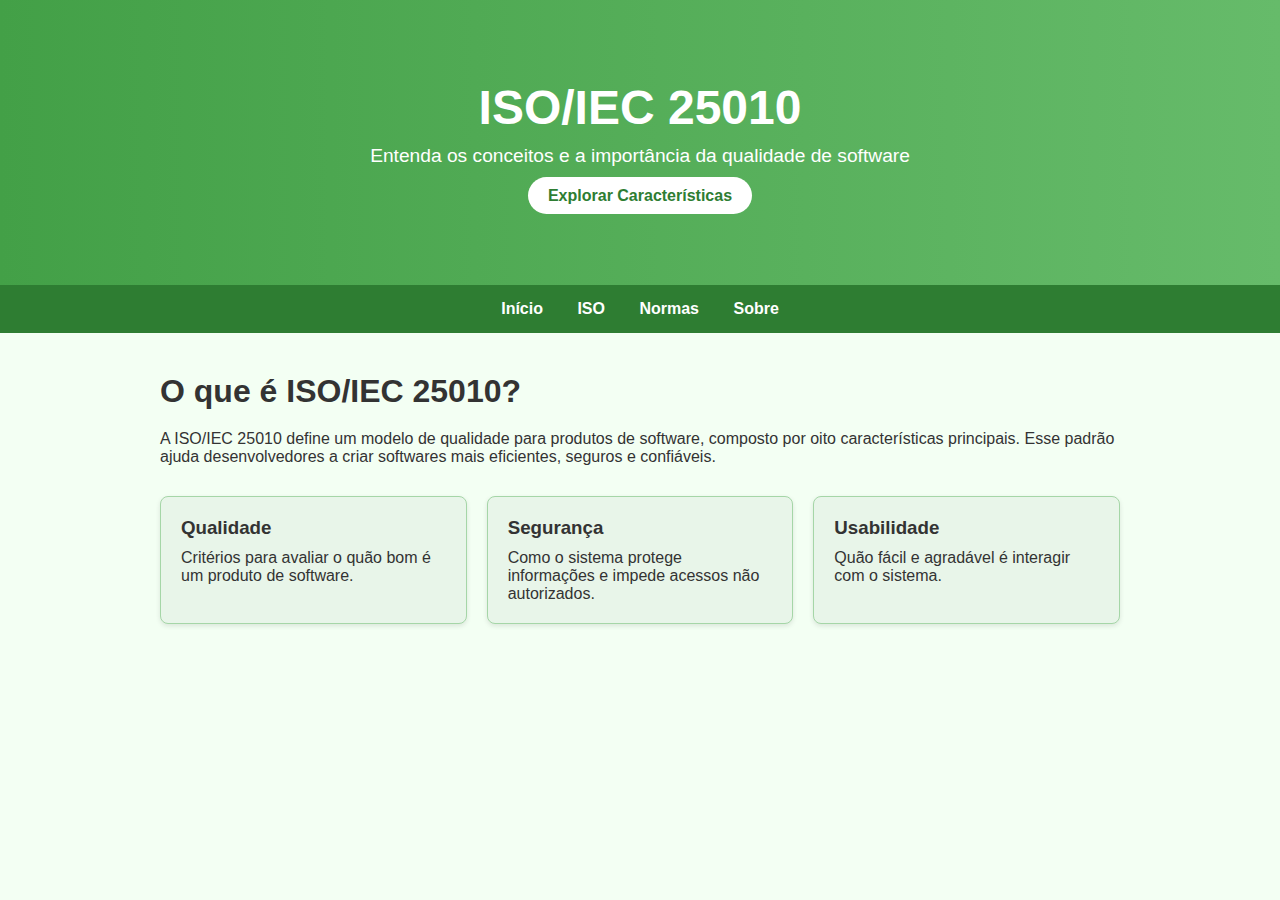
<file: index.html>
<!DOCTYPE html>
<html lang="pt-BR">
<head>
    <meta charset="UTF-8">
    <title>Início - ISO 25010</title>
    <link rel="stylesheet" href="style.css">
</head>
<body>
    <header class="hero">
        <div class="hero-content">
            <h1>ISO/IEC 25010</h1>
            <p>Entenda os conceitos e a importância da qualidade de software</p>
            <a href="iso.html" class="btn">Explorar Características</a>
        </div>
    </header>
    <nav class="main-nav">
        <a href="index.html">Início</a>
        <a href="iso.html">ISO</a>
        <a href="normas.html">Normas</a>
        <a href="sobre.html">Sobre</a>
    </nav>
    <main class="info-section">
        <section>
            <h2>O que é ISO/IEC 25010?</h2>
            <p>A ISO/IEC 25010 define um modelo de qualidade para produtos de software, composto por oito características principais. Esse padrão ajuda desenvolvedores a criar softwares mais eficientes, seguros e confiáveis.</p>
        </section>
        <section class="grid">
            <div class="card">
                <h3>Qualidade</h3>
                <p>Critérios para avaliar o quão bom é um produto de software.</p>
            </div>
            <div class="card">
                <h3>Segurança</h3>
                <p>Como o sistema protege informações e impede acessos não autorizados.</p>
            </div>
            <div class="card">
                <h3>Usabilidade</h3>
                <p>Quão fácil e agradável é interagir com o sistema.</p>
            </div>
        </section>
    </main>
</body>
</html>
</file>
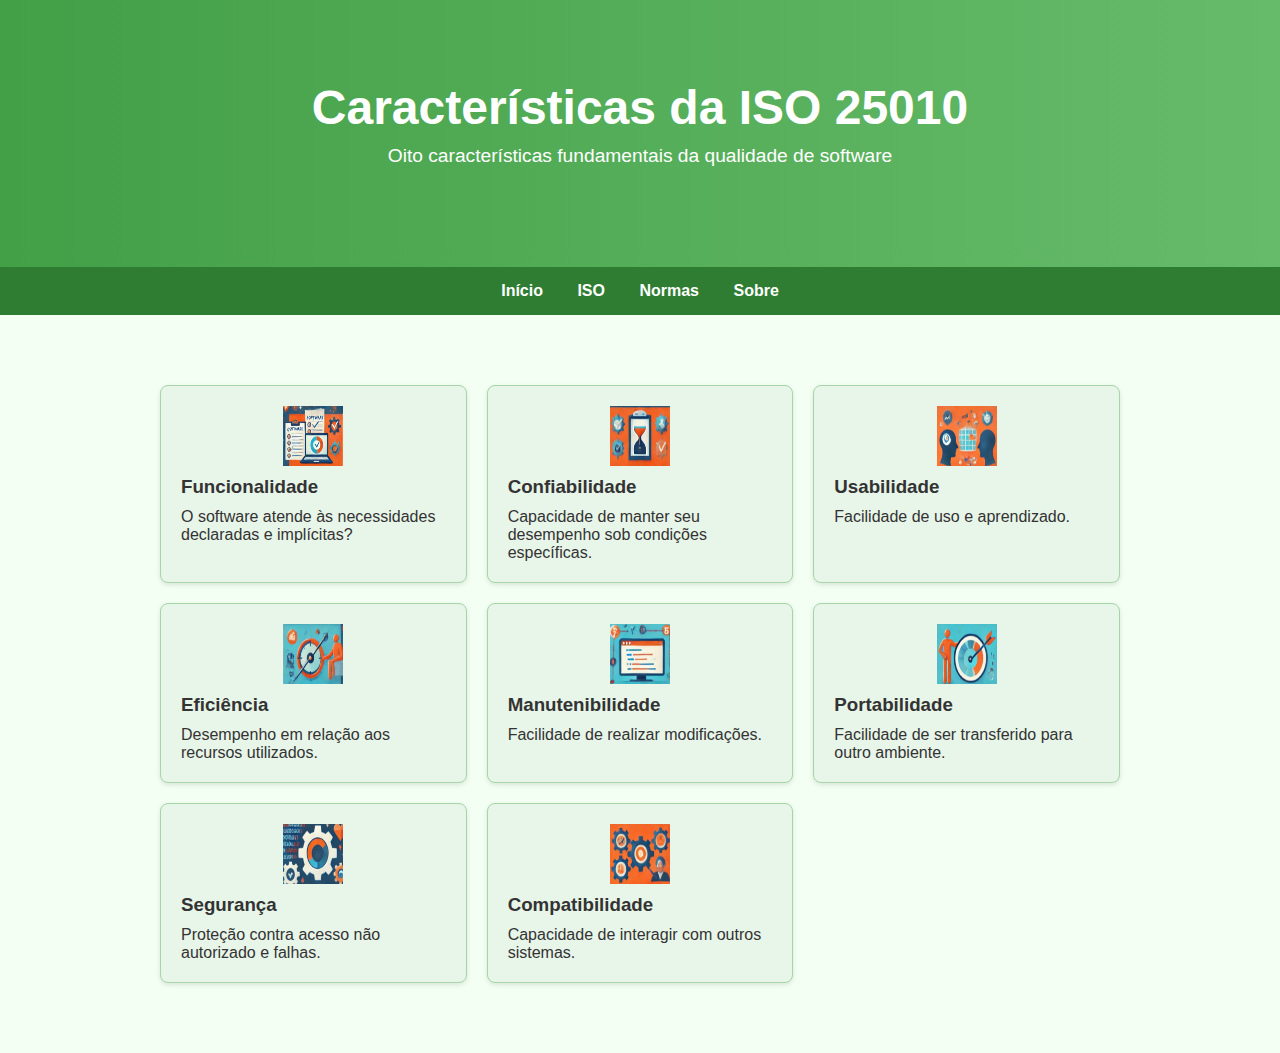
<file: iso.html>
<!DOCTYPE html>
<html lang="pt-BR">
<head>
    <meta charset="UTF-8">
    <title>ISO - Características</title>
    <link rel="stylesheet" href="style.css">
</head>
<body>
    <header class="hero">
        <div class="hero-content">
            <h1>Características da ISO 25010</h1>
            <p>Oito características fundamentais da qualidade de software</p>
        </div>
    </header>
    <nav class="main-nav">
        <a href="index.html">Início</a>
        <a href="iso.html">ISO</a>
        <a href="normas.html">Normas</a>
        <a href="sobre.html">Sobre</a>
    </nav>
    <main class="info-section">
        <section class="grid">
            <div class="card"><img src="img/funcionalidade.png" alt="Ícone de Funcionalidade" class="icone"><h3>Funcionalidade</h3><p>O software atende às necessidades declaradas e implícitas?</p></div>
            <div class="card"><img src="img/confiabilidade.png" alt="Ícone de Funcionalidade" class="icone"><h3>Confiabilidade</h3><p>Capacidade de manter seu desempenho sob condições específicas.</p></div>
            <div class="card"><img src="img/usabilidade.png" alt="Ícone de Funcionalidade" class="icone"><h3>Usabilidade</h3><p>Facilidade de uso e aprendizado.</p></div>
            <div class="card"><img src="img/eficiência.png" alt="Ícone de Funcionalidade" class="icone"><h3>Eficiência</h3><p>Desempenho em relação aos recursos utilizados.</p></div>
            <div class="card"><img src="img/manutenibilidade.png" alt="Ícone de Funcionalidade" class="icone"><h3>Manutenibilidade</h3><p>Facilidade de realizar modificações.</p></div>
            <div class="card"><img src="img/portabilidade.png" alt="Ícone de Funcionalidade" class="icone"><h3>Portabilidade</h3><p>Facilidade de ser transferido para outro ambiente.</p></div>
            <div class="card"><img src="img/segurança.png" alt="Ícone de Funcionalidade" class="icone"><h3>Segurança</h3><p>Proteção contra acesso não autorizado e falhas.</p></div>
            <div class="card"><img src="img/compatibilidade.png" alt="Ícone de Funcionalidade" class="icone"><h3>Compatibilidade</h3><p>Capacidade de interagir com outros sistemas.</p></div>
        </section>
    </main>
</body>
</html>
</file>
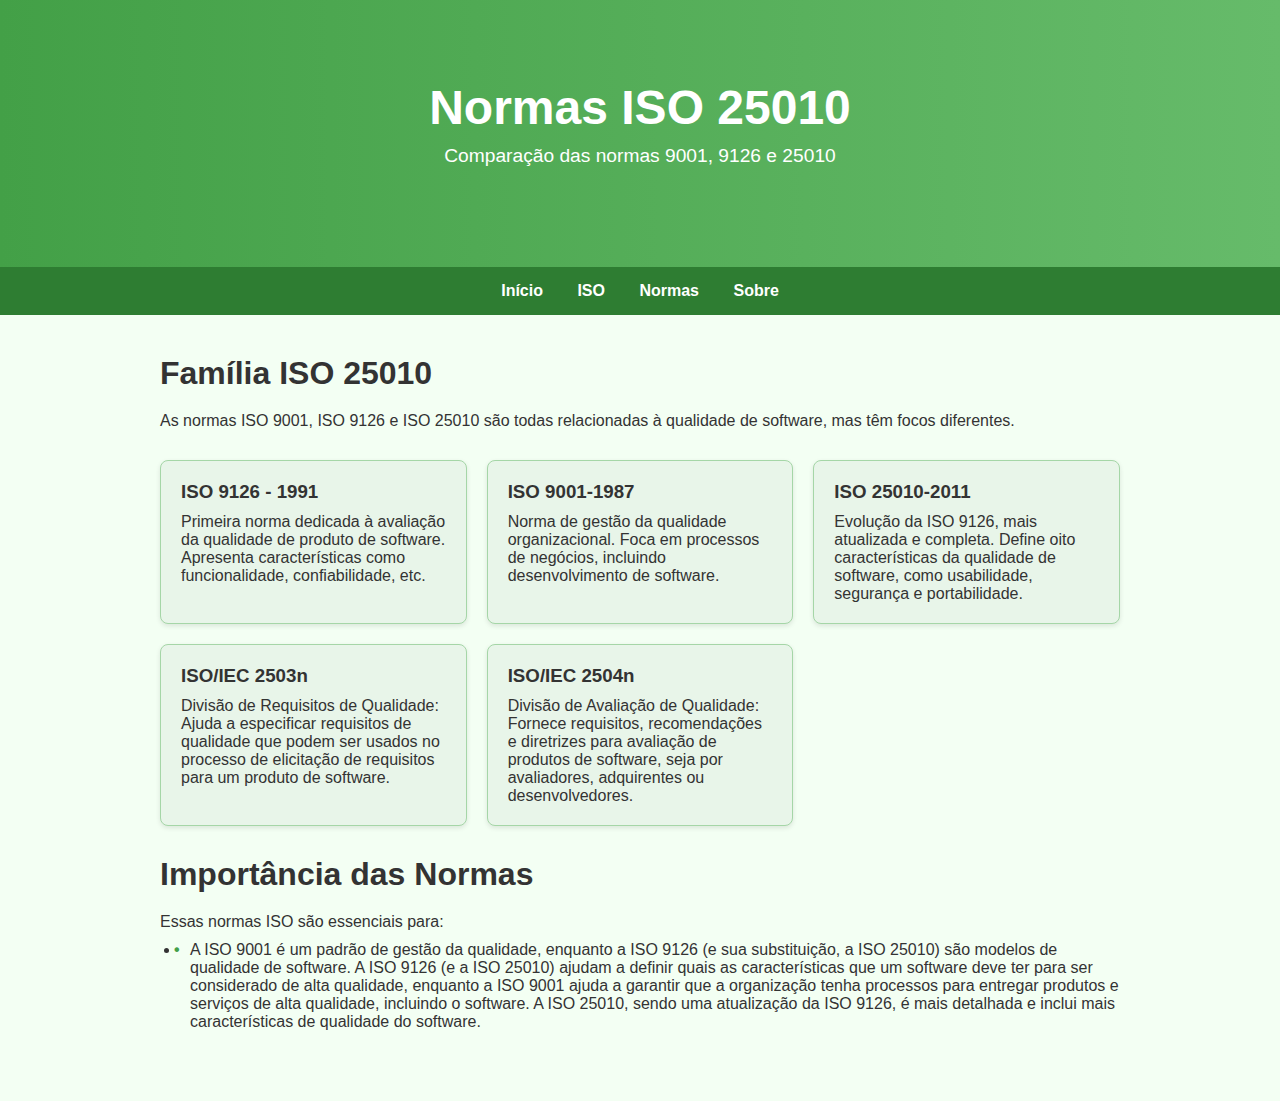
<file: normas.html>
<!DOCTYPE html>
<html lang="pt-BR">
<head>
    <meta charset="UTF-8">
    <title>Normas - ISO 25010</title>
    <link rel="stylesheet" href="style.css">
</head>
<body>
    <header class="hero">
        <div class="hero-content">
            <h1>Normas ISO 25010</h1>
            <p>Comparação das normas 9001, 9126 e 25010</p>
        </div>
    </header>
    <nav class="main-nav">
        <a href="index.html">Início</a>
        <a href="iso.html">ISO</a>
        <a href="normas.html">Normas</a>
        <a href="sobre.html">Sobre</a>
    </nav>
    <main class="info-section">
        <section>
            <h2>Família ISO 25010</h2>
            <p>As normas ISO 9001, ISO 9126 e ISO 25010 são todas relacionadas à qualidade de software, mas têm focos diferentes.</p>
        </section>
        <section class="grid">
            <div class="card">
                <h3>ISO 9126 - 1991</h3>
                <p> Primeira norma dedicada à avaliação da qualidade de produto de software. Apresenta características como funcionalidade, confiabilidade, etc.</p>
            </div>
            <div class="card">
                <h3>ISO 9001-1987</h3>
                <p>Norma de gestão da qualidade organizacional. Foca em processos de negócios, incluindo desenvolvimento de software.</p>
            </div>
            <div class="card">
                <h3>ISO 25010-2011</h3>
                <p>Evolução da ISO 9126, mais atualizada e completa. Define oito características da qualidade de software, como usabilidade, segurança e portabilidade.</p>
            </div>
            <div class="card">
                <h3>ISO/IEC 2503n</h3>
                <p>Divisão de Requisitos de Qualidade: Ajuda a especificar requisitos de qualidade que podem ser usados no processo de elicitação de requisitos para um produto de software.</p>
            </div>
            <div class="card">
                <h3>ISO/IEC 2504n</h3>
                <p>Divisão de Avaliação de Qualidade: Fornece requisitos, recomendações e diretrizes para avaliação de produtos de software, seja por avaliadores, adquirentes ou desenvolvedores.</p>
            </div>
        </section>
        <section>
            <h2>Importância das Normas</h2>
            <p>Essas normas ISO são essenciais para:</p>
            <ul class="benefits-list">
                <li>A ISO 9001 é um padrão de gestão da qualidade, enquanto a ISO 9126 (e sua substituição, a ISO 25010) são modelos de qualidade de software. A ISO 9126 (e a ISO 25010) ajudam a definir quais as características que um software deve ter para ser considerado de alta qualidade, enquanto a ISO 9001 ajuda a garantir que a organização tenha processos para entregar produtos e serviços de alta qualidade, incluindo o software. A ISO 25010, sendo uma atualização da ISO 9126, é mais detalhada e inclui mais características de qualidade do software. </li>
            </ul>
        </section>
    </main>
</body>
</html>
</file>
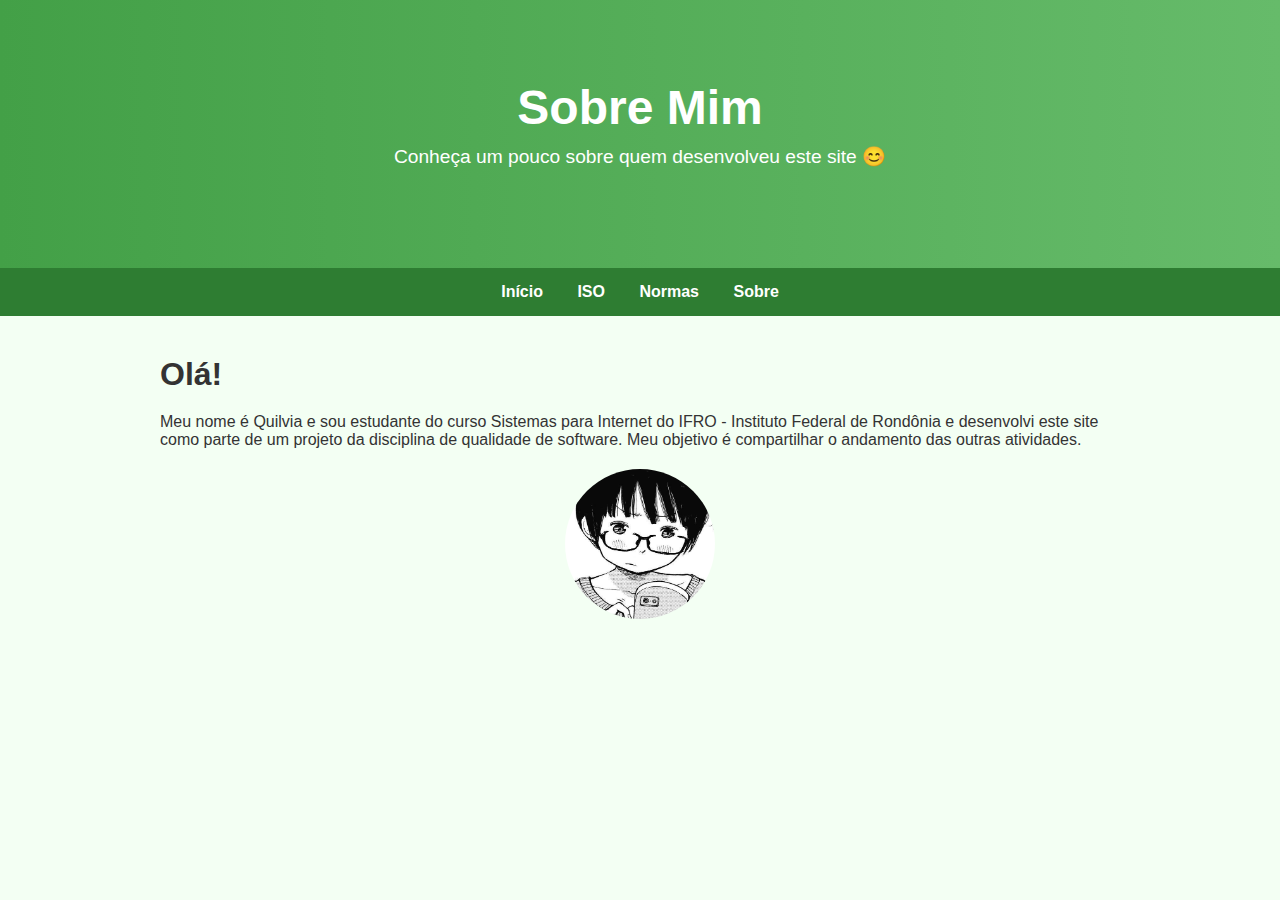
<file: sobre.html>
<!DOCTYPE html>
<html lang="pt-BR">
<head>
    <meta charset="UTF-8">
    <title>Sobre</title>
    <link rel="stylesheet" href="style.css">
</head>
<body>
    <header class="hero">
        <div class="hero-content">
            <h1>Sobre Mim </h1>
            <p>Conheça um pouco sobre quem desenvolveu este site 😊</p>
        </div>
    </header>
    <nav class="main-nav">
        <a href="index.html">Início</a>
        <a href="iso.html">ISO</a>
        <a href="normas.html">Normas</a>
        <a href="sobre.html">Sobre</a>
    </nav>
    <main class="info-section">
        <section>
            <h2>Olá!</h2>
            <p>Meu nome é Quilvia e sou estudante do curso Sistemas para Internet do IFRO - Instituto Federal de Rondônia e desenvolvi este site como parte de um projeto da disciplina de qualidade de software. Meu objetivo é compartilhar o andamento das outras atividades.</p>
            <img src="img/kadode.jpg" alt="Minha Foto" class="foto">
        </section>
    </main>
</body>
</html>
</file>
<file: style.css>
* {
    margin: 0;
    padding: 0;
    box-sizing: border-box;
}

body {
    font-family: 'Segoe UI', Tahoma, Geneva, Verdana, sans-serif;
    background-color: #f3fff3;
    color: #333;
}

.hero {
    background: linear-gradient(to right, #43a047, #66bb6a);
    color: white;
    padding: 80px 20px;
    text-align: center;
}

.hero-content h1 {
    font-size: 3em;
    margin-bottom: 10px;
}

.hero-content p {
    font-size: 1.2em;
    margin-bottom: 20px;
}

.btn {
    background-color: white;
    color: #2e7d32;
    padding: 10px 20px;
    border-radius: 25px;
    text-decoration: none;
    font-weight: bold;
    transition: background-color 0.3s ease;
}

.btn:hover {
    background-color: #c8e6c9;
}

.main-nav {
    background-color: #2e7d32;
    padding: 15px;
    text-align: center;
}

.main-nav a {
    color: white;
    margin: 0 15px;
    text-decoration: none;
    font-weight: bold;
}

.main-nav a:hover {
    text-decoration: underline;
}

.info-section {
    padding: 40px 20px;
    max-width: 1000px;
    margin: auto;
}

.info-section h2 {
    font-size: 2em;
    margin-bottom: 20px;
}

.grid {
    display: grid;
    grid-template-columns: repeat(auto-fit, minmax(250px, 1fr));
    gap: 20px;
    margin-top: 30px;
}

.card {
    background-color: #e8f5e9;
    border: 1px solid #a5d6a7;
    padding: 20px;
    border-radius: 8px;
    box-shadow: 0 2px 5px rgba(0,0,0,0.1);
}

.card h3 {
    margin-bottom: 10px;
}

.card img.icone {
    width: 60px;
    height: 60px;
    margin-bottom: 10px;
    display: block;
    margin-left: auto;
    margin-right: auto;
}

.foto {
    width: 150px;
    height: 150px;
    border-radius: 50%;
    object-fit: cover;
    margin-top: 20px;
    display: block;  
    margin-left: auto;
    margin-right: auto;
}

.benefits-list {
    margin-left: 20px;
    margin-top: 10px;
}

.benefits-list li {
    margin-bottom: 8px;
    padding-left: 10px;
    position: relative;
}

.benefits-list li::before {
    content: "•";
    color: #43a047;
    font-weight: bold;
    display: inline-block;
    width: 1em;
    margin-left: -1em;
}

section {
    margin-bottom: 30px;
}
</file>
